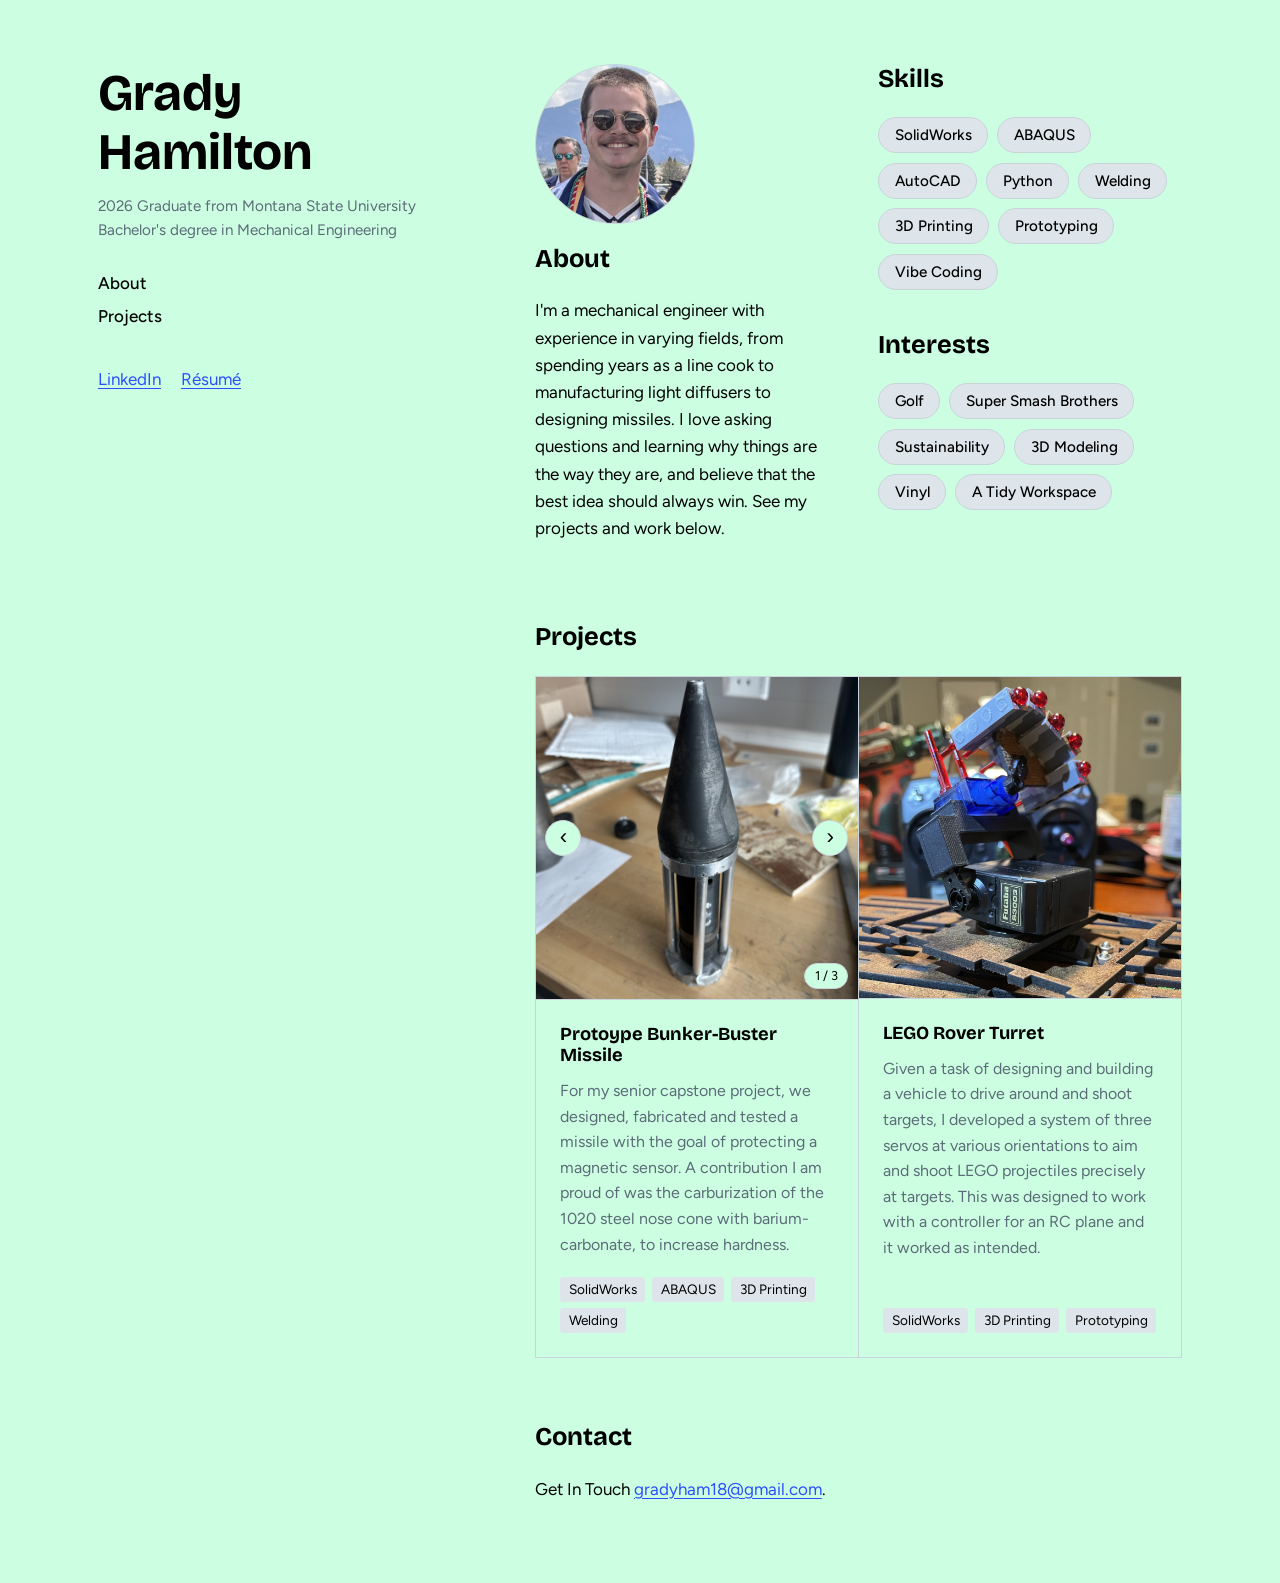
<file: index.html>
<!DOCTYPE html>
<html lang="en">
<head>
  <meta charset="utf-8">
  <meta name="viewport" content="width=device-width, initial-scale=1">

  <!-- ✏️ EDIT: the text shown in the browser tab and in search results -->
  <title>Grady Hamilton - Mechanical Engineer</title>
  <meta name="description" content="Portfolio of Your Name: projects and experience.">

  <link rel="preconnect" href="https://fonts.googleapis.com">
  <link rel="preconnect" href="https://fonts.gstatic.com" crossorigin>
  <link href="https://fonts.googleapis.com/css2?family=Bricolage+Grotesque:wght@500;700&family=Figtree:wght@400;500;600&display=swap" rel="stylesheet">

  <style>
    /* ==========================================================
       1. COLORS & FONTS  (✏️ EDIT to restyle the whole site)
       ========================================================== */
    :root {
      --bg:      #ccffe2;   /* page background */
      --ink:     #000000;   /* main text */
      --muted:   #5b6b78;   /* secondary text */
      --line:    #c9d3da;   /* borders and dividers */
      --accent:  #2b4eff;   /* links and highlights */
      --tag-bg:  #dde5ea;   /* project tag background */

      --font-heading: "Bricolage Grotesque", system-ui, sans-serif;
      --font-body:    "Figtree", system-ui, sans-serif;
    }
    @media (prefers-color-scheme: dark) {
      :root {
        --bg: #0f171e; --ink: #e8eef2; --muted: #93a3af;
        --line: #26343f; --accent: #7e95ff; --tag-bg: #1b2833;
      }
    }

    /* ==========================================================
       2. LAYOUT SETTINGS  (✏️ EDIT to rearrange the page)
       ========================================================== */

    /* Which side is the intro panel on?
       "row" = intro on the left, "row-reverse" = intro on the right */
    .page { flex-direction: row; }

    /* ORDER OF THE SECTIONS in the main column.
       Lower number = higher on the page. Swap the numbers to reorder.
       (Delete a whole <section> in the HTML to remove it.) */
    #about      { order: 1; }
    #projects   { order: 2; }
    #experience { order: 3; }
    #contact    { order: 4; }

    /* How many project columns on wide screens: 1, 2 or 3 */
    .project-list { --project-columns: 2; }

    /* ==========================================================
       3. STYLES  (you can leave everything below alone)
       ========================================================== */
    *, *::before, *::after { box-sizing: border-box; }
    html { scroll-behavior: smooth; }
    @media (prefers-reduced-motion: reduce) { html { scroll-behavior: auto; } }

    body {
      margin: 0;
      background: var(--bg);
      color: var(--ink);
      font: 400 1.0625rem/1.6 var(--font-body);
    }
    a { color: var(--accent); text-underline-offset: 3px; }
    a:focus-visible { outline: 2px solid var(--accent); outline-offset: 3px; border-radius: 2px; }

    h1, h2, h3 { font-family: var(--font-heading); line-height: 1.15; margin: 0; }
    h2 { font-size: 1.6rem; margin-bottom: 1.5rem; }
    h3 { font-size: 1.15rem; }
    p  { margin: 0 0 1rem; max-width: 65ch; }

    .page {
      display: flex;
      gap: clamp(2rem, 6vw, 6rem);
      max-width: 1180px;
      margin: 0 auto;
      padding: clamp(1.5rem, 5vw, 4rem) clamp(1.25rem, 4vw, 3rem);
    }

    /* Intro panel (stays in view while you scroll on desktop) */
    .intro {
      flex: 0 0 360px;
      align-self: flex-start;
      position: sticky;
      top: clamp(1.5rem, 5vw, 4rem);
    }
    .intro h1 { font-size: clamp(2.4rem, 5vw, 3.2rem); margin-bottom: .75rem; }
    .intro .role { color: var(--muted); margin-bottom: 1.5rem; font-size: .95rem; }
.role-line { display: block; white-space: nowrap; }   /* each line stays on one line */
    .intro nav ul, .links { list-style: none; padding: 0; margin: 0; }
    .intro nav { margin-bottom: 2rem; }
    .intro nav a { display: inline-block; padding: .2rem 0; color: var(--ink); text-decoration: none; font-weight: 500; }
    .intro nav a:hover { color: var(--accent); }
    .links { display: flex; flex-wrap: wrap; gap: .5rem 1.25rem; }

    /* Main column: sections stack and follow the order set above */
    main { flex: 1; min-width: 0; display: flex; flex-direction: column; gap: 4rem; }
    section { scroll-margin-top: 2rem; }

    /* Projects */
    .project-list {
      display: grid;
      grid-template-columns: repeat(var(--project-columns), minmax(0, 1fr));
      border-top: 1px solid var(--line);
      border-left: 1px solid var(--line);
    }
    .project {
     padding: 0;                /* the padding moves to .project-body */
  border-right: 1px solid var(--line);
  border-bottom: 1px solid var(--line);
  display: flex; flex-direction: column;
}
.project img {
  width: 100%;
 aspect-ratio: 1 / 1;     /* was 16 / 10. Try 1 / 1 for square, or 3 / 2 for in between */
  object-fit: cover;         /* crops to fit instead of stretching */
  display: block;
  border-bottom: 1px solid var(--line);
}
.project-body {
  padding: 1.5rem;
  display: flex; flex-direction: column; gap: .75rem;
  flex: 1;
    }
    /* Picture carousel */
.carousel { position: relative; border-bottom: 1px solid var(--line); }
.slides {
  display: flex;
  overflow-x: auto;
  scroll-snap-type: x mandatory;
  scroll-behavior: smooth;
  scrollbar-width: none;
}
.slides::-webkit-scrollbar { display: none; }
.slides img { flex: 0 0 100%; scroll-snap-align: start; border-bottom: 0; }
.arrow {
  position: absolute; top: 50%; transform: translateY(-50%);
  width: 2.25rem; height: 2.25rem; border-radius: 50%;
  border: 1px solid var(--line); background: var(--bg); color: var(--ink);
  font-size: 1.4rem; line-height: 1; cursor: pointer;
}
.arrow.prev { left: .6rem; }
.arrow.next { right: .6rem; }
.arrow:hover { color: var(--accent); }
.arrow:focus-visible { outline: 2px solid var(--accent); outline-offset: 2px; }
.counter {
  position: absolute; bottom: .6rem; right: .6rem;
  background: var(--bg); color: var(--ink); border: 1px solid var(--line);
  border-radius: 999px; padding: .1rem .6rem; font-size: .8rem;
}
@media (prefers-reduced-motion: reduce) { .slides { scroll-behavior: auto; } }
    .project p { color: var(--muted); font-size: 1rem; margin: 0; }
    .project h3 a { color: var(--ink); text-decoration: none; }
    .project h3 a:hover { color: var(--accent); text-decoration: underline; }
    .tags { list-style: none; display: flex; flex-wrap: wrap; gap: .4rem; padding: 0; margin: auto 0 0; padding-top: .5rem; }
    .tags li { background: var(--tag-bg); border-radius: 3px; padding: .1rem .55rem; font-size: .85rem; }

    /* Experience timeline */
    .job-list { border-left: 2px solid var(--line); padding-left: 1.75rem; display: grid; gap: 2.25rem; }
    .job .when { color: var(--muted); font-size: .95rem; margin-bottom: .35rem; }
    .job .where { font-weight: 600; margin-bottom: .6rem; }
    .job ul { margin: 0; padding-left: 1.1rem; max-width: 65ch; }
    .job li { margin-bottom: .35rem; }
/* Skill bubbles */
.skill-bubbles {
  list-style: none;
  display: flex;
  flex-wrap: wrap;
  gap: .6rem;
  padding: 0;
  margin: 1rem 0 0;
}
.skill-bubbles li {
  background: var(--tag-bg);
  border: 1px solid var(--line);
  border-radius: 999px;      /* makes the rounded bubble shape */
  padding: .3rem .95rem;
  font-size: .95rem;
  font-weight: 500;
}
  /* About + Skills row */
.about-skills {
  display: grid;
  grid-template-columns: minmax(0, 1fr) minmax(0, 1fr);  /* two equal columns */
  gap: 2.5rem;
  align-items: start;
}
.headshot {
  width: 160px;
  height: 160px;
  object-fit: cover;        /* crops instead of stretching */
  border-radius: 50%;       /* circle; use 8px for a rounded square */
  border: 1px solid var(--line);
  display: block;
  margin-bottom: 1.25rem;
}
.skill-bubbles { margin-top: 0; }
    /* Stacks Skills and Interests in the right-hand column */
.side-cards { display: grid; gap: 2.5rem; }

/* Stack the two columns on tablet and phone */
@media (max-width: 900px) {
  .about-skills { grid-template-columns: 1fr; }
}
    /* Tablet and phone */
    @media (max-width: 900px) {
      .page { flex-direction: column !important; }
      .intro { position: static; flex-basis: auto; }
      .intro nav { display: none; }
      .project-list { --project-columns: 1 !important; }
    }
  </style>
</head>

<body>
  <div class="page">

    <!-- ==========================================================
         INTRO PANEL  (the name, role and links on the side)
         ========================================================== -->
    <header class="intro">
      <!-- ✏️ EDIT: your name -->
      <h1>Grady Hamilton</h1>
      <!-- ✏️ EDIT: your job title or what you do -->
    <p class="role">
  <span class="role-line">2026 Graduate from Montana State University</span>
  <span class="role-line">Bachelor's degree in Mechanical Engineering</span>
</p>

      <!-- Menu links. The part after # must match a section's id below.
           ✏️ To remove a link, delete its <li>. -->
      <nav aria-label="Sections">
        <ul>
          <li><a href="#about">About</a></li>
          <li><a href="#projects">Projects</a></li>
        </ul>
      </nav>

      <!-- ✏️ EDIT: your links (replace the URLs, add or delete <li> lines) -->
      <ul class="links">
        <li><a href="https://www.linkedin.com/in/grady-hamilton-99337b218/?isSelfProfile=true">LinkedIn</a></li>
        <li><a href="Grady_Hamilton_Resume.pdf">Résumé</a></li>
      </ul>
    </header>

    <main>

      <!-- ========================================================
           ABOUT SECTION
           ======================================================== -->
     <section id="about">
  <div class="about-skills">

    <!-- ✏️ ABOUT: headshot and a short blurb -->
    <div class="about-card">
      <!-- ✏️ EDIT: your photo's path and a short description of it -->
      <img class="headshot" src="headshot.jpeg" alt="Photo of Grady Hamilton">
      <h2>About</h2>
      <!-- ✏️ EDIT: your blurb -->
      <p>I'm a mechanical engineer with experience in varying fields, from spending years as a line cook to manufacturing light diffusers to designing missiles. I love asking questions and learning why things are the way they are, and believe that the best idea should always win. See my projects and work below.</p>
    </div>

    <!-- ✏️ SKILLS: one <li> per bubble -->
   <div class="side-cards">

  <!-- ✏️ SKILLS: one <li> per bubble -->
  <div class="skills-card">
    <h2>Skills</h2>
    <ul class="skill-bubbles">
      <li>SolidWorks</li>
      <li>ABAQUS</li>
      <li>AutoCAD</li>
      <li>Python</li>
      <li>Welding</li>
      <li>3D Printing</li>
       <li>Prototyping</li>
       <li>Vibe Coding</li>
    </ul>
  </div>

  <!-- ✏️ INTERESTS: one <li> per bubble -->
  <div class="interests-card">
    <h2>Interests</h2>
    <ul class="skill-bubbles">
      <li>Golf</li>
      <li>Super Smash Brothers</li>
      <li>Sustainability</li>
      <li>3D Modeling</li>
      <li>Vinyl</li>
      <li>A Tidy Workspace</li>
    </ul>
  </div>

</div>
  </div>
</section>
      <!-- ========================================================
           PROJECTS SECTION
           To add a project: copy one whole <article class="project"> ... </article>
           block and paste it below the last one.
           To reorder projects: cut and paste the blocks.
           ======================================================== -->
      <section id="projects">
        <h2>Projects</h2>
        <div class="project-list">

          <!-- ✏️ PROJECT 1 -->
<article class="project">
  <!-- ✏️ EDIT: the picture's path, and a short description of it for screen readers -->
  <div class="carousel">
  <div class="slides">
    <!-- ✏️ EDIT: one <img> per picture. Copy a line to add one, delete a line to remove one. -->
    <img src="vertical.jpg" alt="Describe the first picture">
    <img src="nosecone1.jpeg" alt="Describe the second picture">
    <img src="nosecone2.jpeg" alt="Describe the third picture">
  </div>
  <button class="arrow prev" type="button" aria-label="Previous picture">&#8249;</button>
  <button class="arrow next" type="button" aria-label="Next picture">&#8250;</button>
  <span class="counter">1 / 3</span>
</div>

  <div class="project-body">
    <h3><a href="https://github.com/your-username/project-one">Protoype Bunker-Buster Missile</a></h3>
    <p>For my senior capstone project, we designed, fabricated and tested a missile with the goal of protecting a magnetic sensor. A contribution I am proud of was the carburization of the 1020 steel nose cone with barium-carbonate, to increase hardness.</p>
    <ul class="tags">
      <li>SolidWorks</li>
      <li>ABAQUS</li>
      <li>3D Printing</li>
      <li>Welding</li>
    </ul>
  </div>
</article>

         <!-- ✏️ PROJECT 2 -->
<article class="project">
  <!-- ✏️ EDIT: the picture's path, and a short description of it for screen readers -->
  <img src="turret1.jpeg" alt="Short description of what the picture shows">

  <div class="project-body">
    <h3><a href="https://github.com/your-username/project-one">LEGO Rover Turret</a></h3>
    <p>Given a task of designing and building a vehicle to drive around and shoot targets, I developed a system of three servos at various orientations to aim and shoot LEGO projectiles precisely at targets. This was designed to work with a controller for an RC plane and it worked as intended.</p>
    <ul class="tags">
      <li>SolidWorks</li>
      <li>3D Printing</li>
      <li>Prototyping</li>
    </ul>
  </div>
</article>

</section> 


      <!-- ========================================================
           CONTACT SECTION
           ======================================================== -->
      <section id="contact">
        <h2>Contact</h2>
        <!-- ✏️ EDIT: your email address (change it in both places) -->
        <p>
          Get In Touch
          <a href="mailto:gradyham18@gmail.com">gradyham18@gmail.com</a>.
        </p>
      </section>

    </main>
  </div>
  <script>
  // Picture carousels: works for every .carousel on the page
  document.querySelectorAll('.carousel').forEach(function (c) {
    var slides = c.querySelector('.slides');
    var n = slides.querySelectorAll('img').length;
    var prev = c.querySelector('.prev'), next = c.querySelector('.next');
    var counter = c.querySelector('.counter');
    if (n < 2) { prev.hidden = next.hidden = counter.hidden = true; return; }  // one picture: no arrows
    function current() { return Math.round(slides.scrollLeft / slides.clientWidth); }
    function go(step) { slides.scrollTo({ left: ((current() + step + n) % n) * slides.clientWidth }); }
    prev.addEventListener('click', function () { go(-1); });
    next.addEventListener('click', function () { go(1); });
    slides.addEventListener('scroll', function () { counter.textContent = (current() + 1) + ' / ' + n; });
  });
</script>
</body>
</html>
</file>
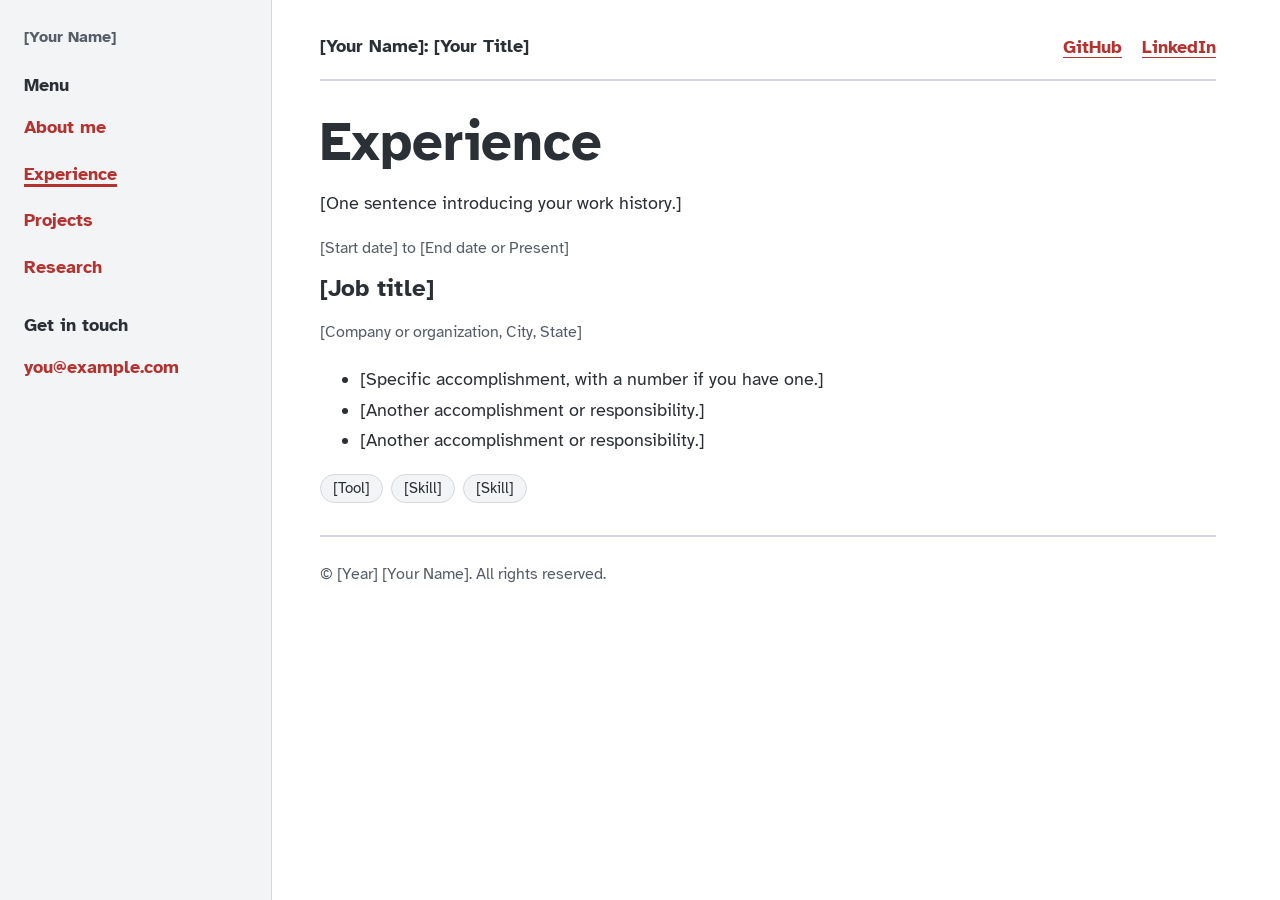
<file: experience.html>
<!DOCTYPE html>
<html lang="en">
<head>
<meta charset="utf-8">
<meta name="viewport" content="width=device-width, initial-scale=1">
<title>[Your Name] – Experience</title>
<link rel="preconnect" href="https://fonts.googleapis.com">
<link rel="preconnect" href="https://fonts.gstatic.com" crossorigin>
<link href="https://fonts.googleapis.com/css2?family=Atkinson+Hyperlegible:ital,wght@0,400;0,700;1,400&display=swap" rel="stylesheet">
<link rel="stylesheet" href="style.css">
</head>
<body>
<a class="skip" href="#main">Skip to main content</a>
<div class="layout">

  <nav class="sidebar" aria-label="Main">
    <p><strong>[Your Name]</strong></p>
    <h2>Menu</h2>
    <ul>
      <li><a href="index.html">About me</a></li>
      <li><a href="experience.html" aria-current="page">Experience</a></li>
      <li><a href="projects.html">Projects</a></li>
      <li><a href="research.html">Research</a></li>
    </ul>
    <h2>Get in touch</h2>
    <ul>
      <li><a href="mailto:you@example.com">you@example.com</a></li>
    </ul>
  </nav>

  <div class="content">
    <header class="topbar">
      <strong>[Your Name]: [Your Title]</strong>
      <ul>
        <li><a href="https://github.com/your-username">GitHub</a></li>
        <li><a href="https://www.linkedin.com/in/your-profile">LinkedIn</a></li>
      </ul>
    </header>

    <main id="main">
      <h1 style="margin-top:2rem">Experience</h1>
      <p>[One sentence introducing your work history.]</p>

      <!-- ===== JOB TEMPLATE: copy this whole <article> to add a role, newest first ===== -->
      <article class="job" aria-labelledby="j1">
        <p class="meta">[Start date] to [End date or Present]</p>
        <div>
          <h2 id="j1" style="font-size:1.5rem">[Job title]</h2>
          <p class="meta">[Company or organization, City, State]</p>
          <ul>
            <li>[Specific accomplishment, with a number if you have one.]</li>
            <li>[Another accomplishment or responsibility.]</li>
            <li>[Another accomplishment or responsibility.]</li>
          </ul>
          <ul class="tags" aria-label="Skills used"><li>[Tool]</li><li>[Skill]</li><li>[Skill]</li></ul>
        </div>
      </article>
      <!-- ===== END TEMPLATE ===== -->

    </main>
    <footer><p>&copy; [Year] [Your Name]. All rights reserved.</p></footer>
  </div>
</div>
</body>
</html>
</file>
<file: style.css>
:root {
  --bg: #ffffff;
  --side: #f3f4f6;
  --ink: #2b2f36;
  --muted: #565d68;
  --accent: #b4322f;
  --line: #d4d8de;
  --focus: #1d4ed8;
  color-scheme: light dark;
}
@media (prefers-color-scheme: dark) {
  :root {
    --bg: #16181d; --side: #1f2228; --ink: #e8eaee; --muted: #aab0bb;
    --accent: #ff8d8a; --line: #343841; --focus: #93c5fd;
  }
}
*, *::before, *::after { box-sizing: border-box; }
html { scroll-behavior: smooth; scroll-padding-top: 1rem; }
body {
  margin: 0; background: var(--bg); color: var(--ink);
  font: 1.125rem/1.7 "Atkinson Hyperlegible", system-ui, -apple-system, "Segoe UI", Arial, sans-serif;
}
a { color: var(--accent); text-underline-offset: 0.2em; }
a:hover { text-decoration-thickness: 3px; }
:focus-visible { outline: 3px solid var(--focus); outline-offset: 3px; border-radius: 3px; }
.skip { position: absolute; left: 1rem; top: -4rem; background: var(--bg); padding: 0.6rem 1rem; border: 2px solid var(--accent); z-index: 10; }
.skip:focus { top: 1rem; }
.visually-hidden { position: absolute !important; width: 1px; height: 1px; overflow: hidden; clip: rect(0 0 0 0); white-space: nowrap; }

/* Layout: sidebar menu on the left, content on the right */
.layout { display: block; }
@media (min-width: 62rem) {
  .layout { display: grid; grid-template-columns: 17rem 1fr; min-height: 100vh; }
  .sidebar { position: sticky; top: 0; height: 100vh; overflow-y: auto; }
}
.sidebar { background: var(--side); padding: 1.5rem; border-right: 1px solid var(--line); }
.sidebar h2 { font-size: 1.1rem; margin: 1.5rem 0 0.5rem; }
.sidebar ul { list-style: none; margin: 0; padding: 0; }
.sidebar a { display: block; padding: 0.5rem 0; min-height: 44px; font-weight: 700; text-decoration: none; }
.sidebar a:hover, .sidebar a[aria-current="page"] { text-decoration: underline; text-decoration-thickness: 3px; }
.sidebar p { color: var(--muted); font-size: 1rem; margin: 0; }
.content { padding: 1.5rem 1.25rem 3rem; max-width: 62rem; }
@media (min-width: 62rem) { .content { padding: 2rem 3rem 4rem; } }

/* Top bar */
.topbar { display: flex; flex-wrap: wrap; justify-content: space-between; gap: 0.5rem 1.5rem; align-items: center; padding-bottom: 1rem; border-bottom: 2px solid var(--line); }
.topbar strong { font-size: 1.1rem; }
.topbar ul { display: flex; gap: 1.25rem; list-style: none; margin: 0; padding: 0; }
.topbar a { font-weight: 700; }

/* Headings */
h1 { font-size: clamp(2.2rem, 6vw, 3.4rem); line-height: 1.1; margin: 0 0 1rem; }
h2 { font-size: 1.9rem; margin: 0 0 1rem; line-height: 1.2; }
h3 { font-size: 1.3rem; margin: 0 0 0.25rem; line-height: 1.3; }
section { padding: 2.5rem 0; border-bottom: 1px solid var(--line); }
section:last-of-type { border-bottom: 0; }
p { max-width: 65ch; margin: 0 0 1rem; }

/* Banner */
.banner { display: grid; gap: 2rem; align-items: center; }
@media (min-width: 52rem) { .banner { grid-template-columns: 3fr 2fr; } }
.banner img, figure img { display: block; width: 100%; height: auto; border-radius: 6px; border: 1px solid var(--line); background: var(--side); }
.actions { list-style: none; display: flex; flex-wrap: wrap; gap: 0.75rem; padding: 0; margin: 1.5rem 0 0; }
.btn { display: inline-block; min-height: 44px; padding: 0.55rem 1.25rem; border: 2px solid var(--accent); border-radius: 6px; font-weight: 700; text-decoration: none; color: var(--accent); }
.btn:hover { background: var(--accent); color: var(--bg); }

/* Skills / interests grid */
.grid { display: grid; gap: 1.5rem 2rem; }
@media (min-width: 40rem) { .grid { grid-template-columns: 1fr 1fr; } }

/* Projects and research */
.entry { display: grid; gap: 1.5rem; padding: 2rem 0; border-top: 1px solid var(--line); }
@media (min-width: 52rem) { .entry { grid-template-columns: 2fr 3fr; align-items: start; } }
.meta { color: var(--muted); font-size: 1rem; margin: 0 0 0.75rem; }
figure { margin: 0; }
figcaption { font-size: 0.95rem; color: var(--muted); margin-top: 0.4rem; }
.tags { list-style: none; display: flex; flex-wrap: wrap; gap: 0.5rem; padding: 0; margin: 0 0 1rem; }
.tags li { border: 1px solid var(--line); border-radius: 999px; padding: 0.05rem 0.75rem; font-size: 0.95rem; background: var(--side); }
details { margin-top: 1rem; border: 1px solid var(--line); border-radius: 6px; }
summary { cursor: pointer; font-weight: 700; padding: 0.7rem 1rem; min-height: 44px; }
.memo { padding: 0 1rem 1rem; max-width: 62ch; }
.memo h4 { margin: 1.1rem 0 0.2rem; font-size: 1.05rem; }
.memo p, .memo ul { margin: 0 0 0.5rem; }
footer { margin-top: 2rem; padding-top: 1.5rem; border-top: 2px solid var(--line); color: var(--muted); font-size: 1rem; }
@media (prefers-reduced-motion: reduce) { html { scroll-behavior: auto; } * { transition: none !important; animation: none !important; } }
</file>
